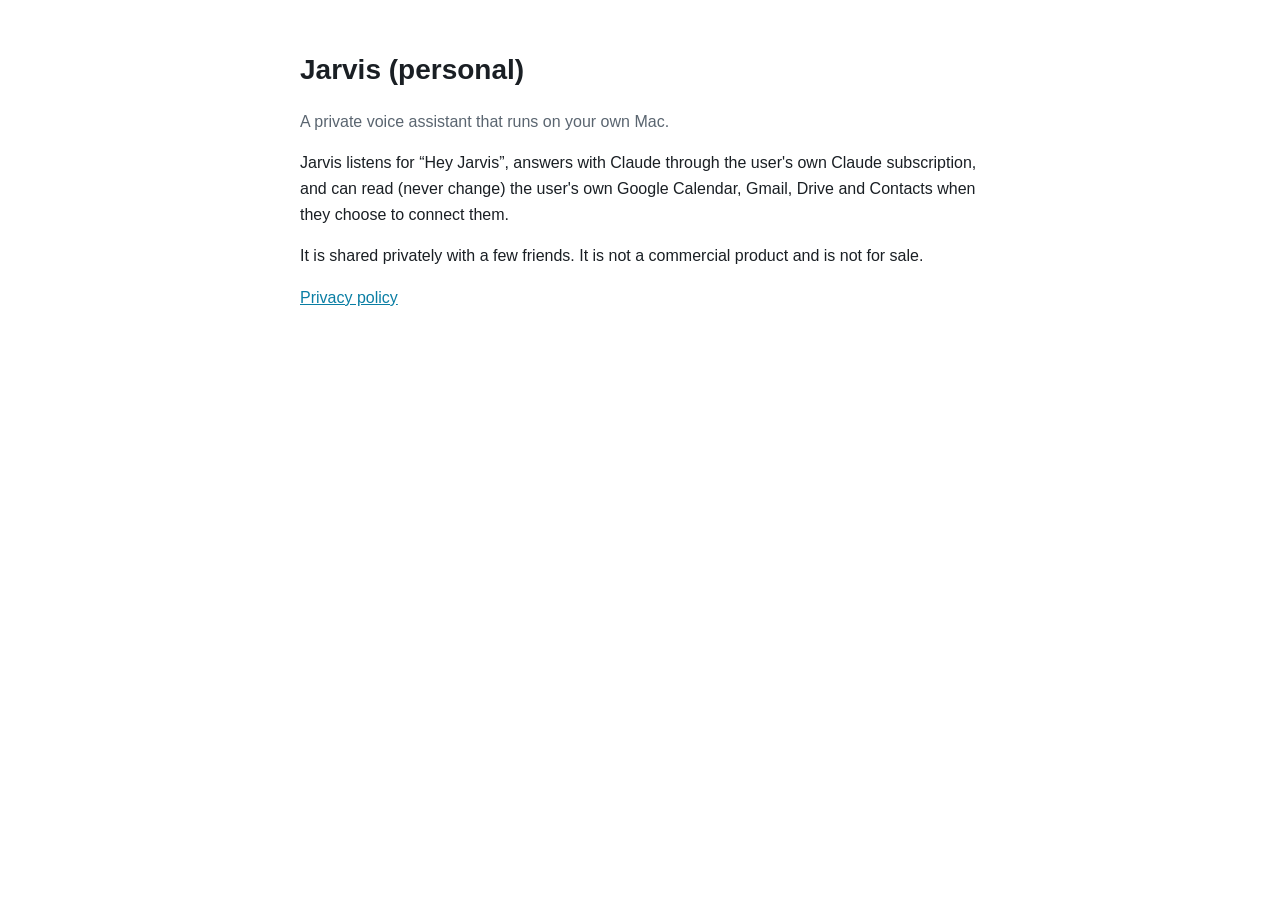
<file: index.html>
<!doctype html>
<html lang="en"><head><meta charset="utf-8"><meta name="viewport" content="width=device-width, initial-scale=1">
<title>Jarvis (personal)</title><link rel="stylesheet" href="style.css"></head>
<body><main>
<h1>Jarvis (personal)</h1>
<p class="dim">A private voice assistant that runs on your own Mac.</p>
<p>Jarvis listens for “Hey Jarvis”, answers with Claude through the user's own Claude subscription, and can read
(never change) the user's own Google Calendar, Gmail, Drive and Contacts when they choose to connect them.</p>
<p>It is shared privately with a few friends. It is not a commercial product and is not for sale.</p>
<p><a href="privacy.html">Privacy policy</a></p>
</main></body></html>
</file>
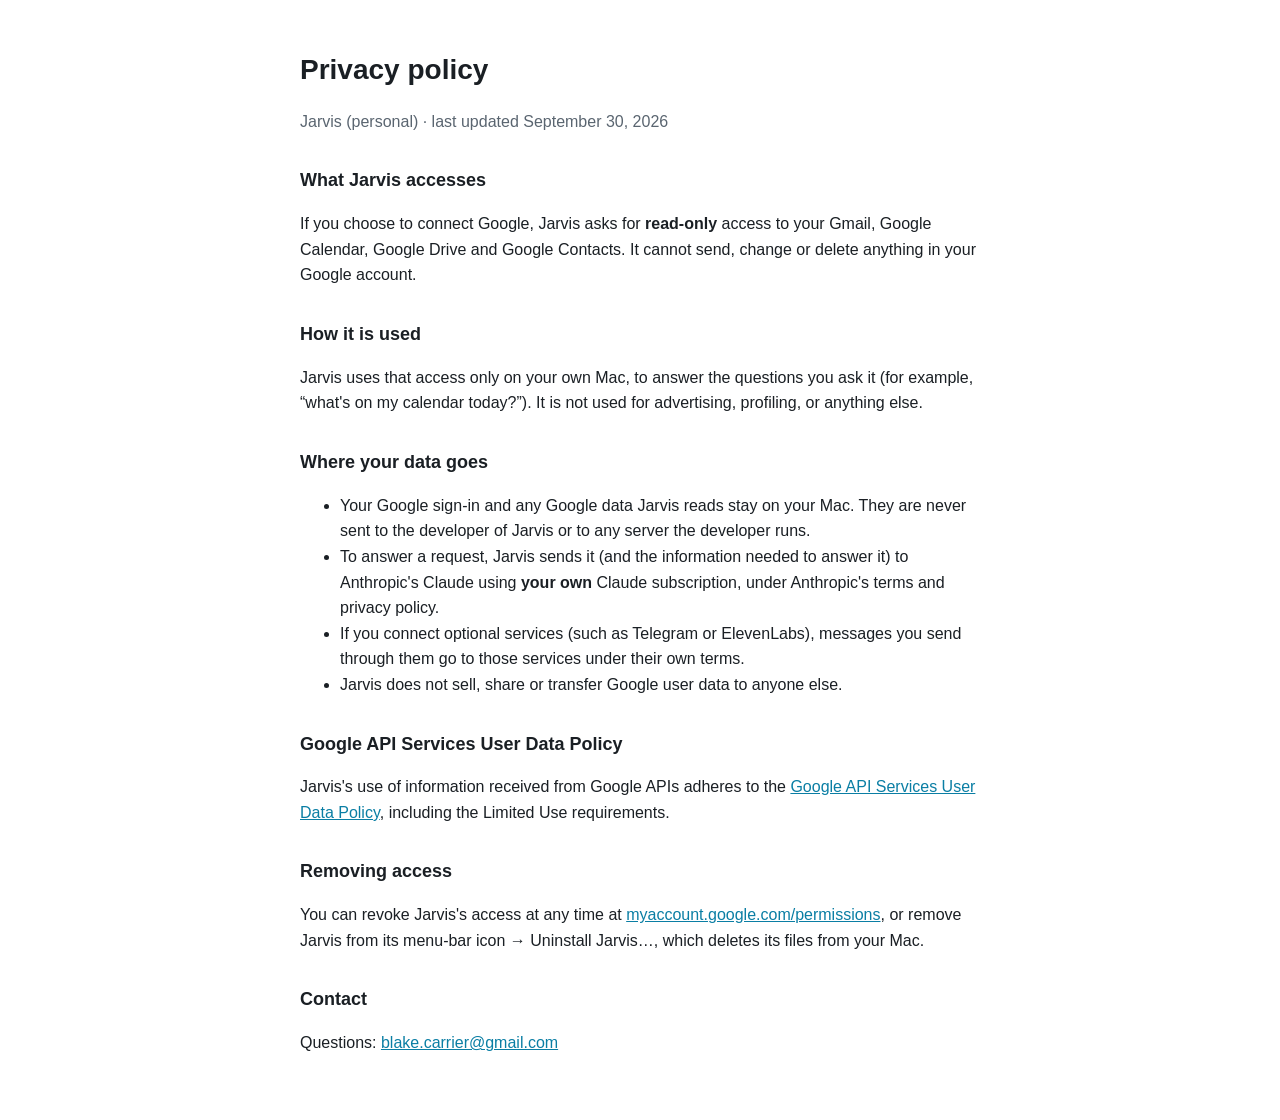
<file: privacy.html>
<!doctype html>
<html lang="en"><head><meta charset="utf-8"><meta name="viewport" content="width=device-width, initial-scale=1">
<title>Jarvis privacy policy</title><link rel="stylesheet" href="style.css"></head>
<body><main>
<h1>Privacy policy</h1>
<p class="dim">Jarvis (personal) · last updated September 30, 2026</p>

<h2>What Jarvis accesses</h2>
<p>If you choose to connect Google, Jarvis asks for <b>read-only</b> access to your Gmail, Google Calendar,
Google Drive and Google Contacts. It cannot send, change or delete anything in your Google account.</p>

<h2>How it is used</h2>
<p>Jarvis uses that access only on your own Mac, to answer the questions you ask it (for example, “what's on my
calendar today?”). It is not used for advertising, profiling, or anything else.</p>

<h2>Where your data goes</h2>
<ul>
  <li>Your Google sign-in and any Google data Jarvis reads stay on your Mac. They are never sent to the
  developer of Jarvis or to any server the developer runs.</li>
  <li>To answer a request, Jarvis sends it (and the information needed to answer it) to Anthropic's Claude
  using <b>your own</b> Claude subscription, under Anthropic's terms and privacy policy.</li>
  <li>If you connect optional services (such as Telegram or ElevenLabs), messages you send through them go to
  those services under their own terms.</li>
  <li>Jarvis does not sell, share or transfer Google user data to anyone else.</li>
</ul>

<h2>Google API Services User Data Policy</h2>
<p>Jarvis's use of information received from Google APIs adheres to the
<a href="https://developers.google.com/terms/api-services-user-data-policy">Google API Services User Data Policy</a>,
including the Limited Use requirements.</p>

<h2>Removing access</h2>
<p>You can revoke Jarvis's access at any time at
<a href="https://myaccount.google.com/permissions">myaccount.google.com/permissions</a>, or remove Jarvis from its
menu-bar icon → Uninstall Jarvis…, which deletes its files from your Mac.</p>

<h2>Contact</h2>
<p>Questions: <a href="mailto:blake.carrier@gmail.com">blake.carrier@gmail.com</a></p>
</main></body></html>
</file>
<file: style.css>
:root { --bg: #fff; --fg: #1a1f24; --dim: #5a6570; --accent: #0a7ea4; }
@media (prefers-color-scheme: dark) { :root { --bg: #05090e; --fg: #e3eef5; --dim: #8fa3b1; --accent: #4fd1ff; } }
body { margin: 0; background: var(--bg); color: var(--fg); font: 16px/1.6 -apple-system, BlinkMacSystemFont, "Segoe UI", sans-serif; }
main { max-width: 680px; margin: 0 auto; padding: 48px 16px; }
h1 { font-size: 28px; margin: 0 0 8px; } h2 { font-size: 18px; margin-top: 32px; }
p, li { color: var(--fg); } .dim { color: var(--dim); } a { color: var(--accent); }
</file>
